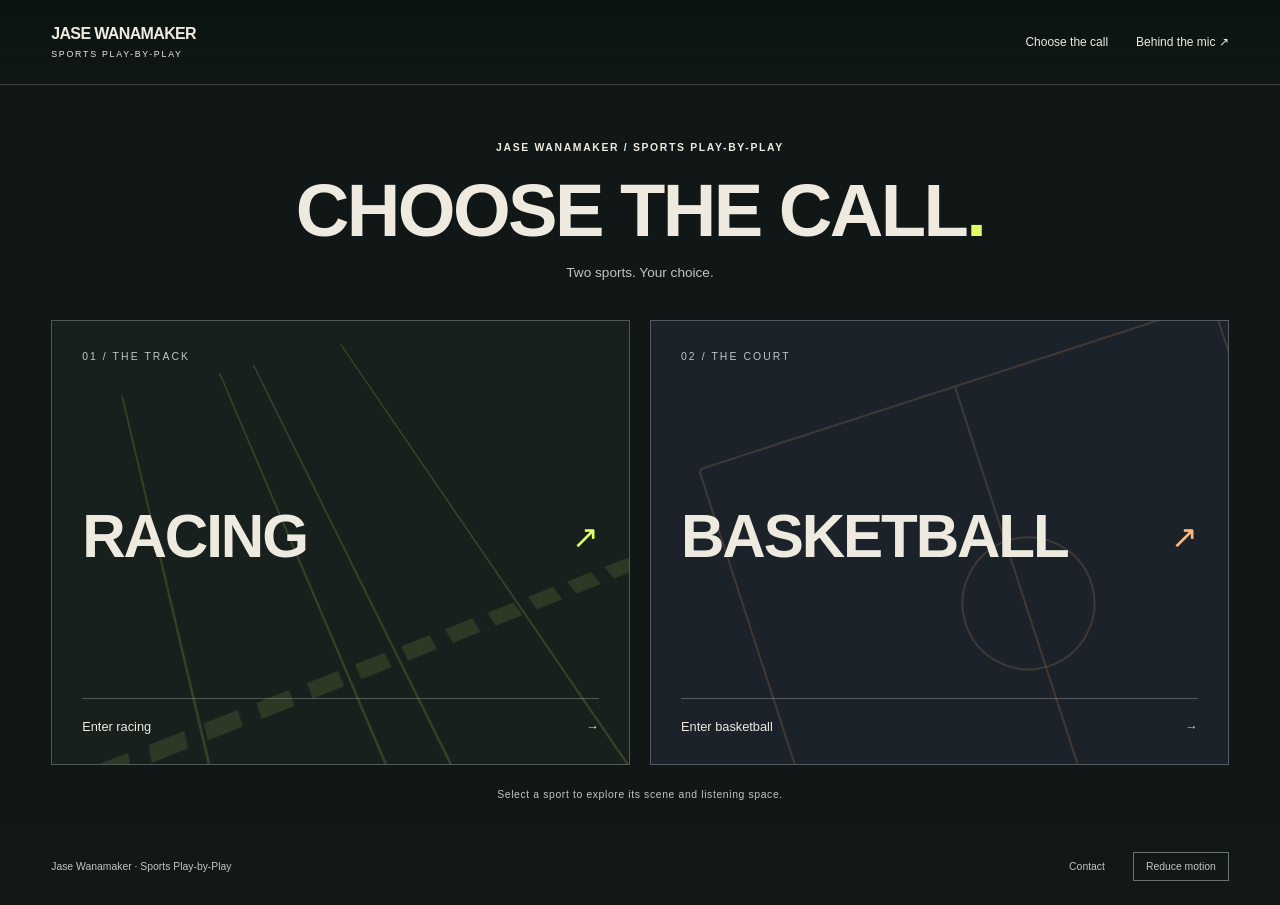
<file: index.html>
<!DOCTYPE html>
<html lang="en"><head><meta charset="utf-8"><meta name="viewport" content="width=device-width, initial-scale=1"><meta name="description" content="Jase Wanamaker — Sports Play-by-Play. Racing and basketball commentary portfolio."><title>Choose the Call | Jase Wanamaker</title><link rel="stylesheet" href="styles.css"><script src="content.js" defer></script><script src="app.js" defer></script></head><body class="home" data-sport="choice"><a class="skip" href="#main">Skip to content</a><header class="masthead"><a class="wordmark" href="index.html">JASE WANAMAKER<span>SPORTS PLAY-BY-PLAY</span></a><nav aria-label="Main"><a href="index.html">Choose the call</a><a href="about.html">Behind the mic ↗</a></nav></header><main id="main">
<section id="sport-gateway" class="sport-gateway" aria-labelledby="gateway-title">
  <div class="gateway-intro"><p class="eyebrow">JASE WANAMAKER / SPORTS PLAY-BY-PLAY</p><h1 id="gateway-title">CHOOSE THE CALL<span>.</span></h1><p>Two sports. Your choice.</p></div>
  <div class="gateway-choices">
    <a class="gateway-choice choose-racing" href="racing.html" data-choice="racing">
      <div class="lane-lines" aria-hidden="true"><i></i><i></i></div>
      <span class="choice-number">01 / THE TRACK</span>
      <div class="choice-title"><h2>RACING</h2><span class="choice-arrow" aria-hidden="true">↗</span></div>
      <span class="choice-enter">Enter racing <span aria-hidden="true">→</span></span>
    </a>
    <a class="gateway-choice choose-basketball" href="basketball.html" data-choice="basketball">
      <div class="court-lines" aria-hidden="true"><i></i></div>
      <span class="choice-number">02 / THE COURT</span>
      <div class="choice-title"><h2>BASKETBALL</h2><span class="choice-arrow" aria-hidden="true">↗</span></div>
      <span class="choice-enter">Enter basketball <span aria-hidden="true">→</span></span>
    </a>
  </div>
  <p class="gateway-note">Select a sport to explore its scene and listening space.</p>
</section>
<div id="selected-scene" class="stage" hidden><div class="environment" aria-hidden="true"></div><div class="court" aria-hidden="true"><i></i></div><div class="stage-top"><button id="back-to-choices" class="back-to-choices" type="button">← Both sports</button><span class="edition">01 / RACING</span></div><section class="call-heading" aria-label="Choose the Call"><p class="eyebrow">JASE WANAMAKER / SELECT A SPORT</p><h1 id="scene-title" tabindex="-1">CHOOSE<br>THE CALL<span>.</span></h1></section><div class="sport-switch" role="group" aria-label="Select a sport"><button data-select="racing" aria-pressed="true"><span>01</span> RACING <b>↗</b></button><button data-select="basketball" aria-pressed="false"><span>02</span> BASKETBALL <b>↗</b></button></div><section class="on-air" aria-label="Selected broadcast"><div class="player-meta"><span class="signal" aria-hidden="true"></span><span id="scene-label">U.S. 131 Motorsports Park</span><span class="pill">RECORDING PENDING</span></div><div class="player-main"><div><p class="eyebrow">THE LISTENING SPACE</p><h2 id="call-title">At the track.</h2><p id="availability">Racing call coming soon.</p></div><a class="listen-link" id="detail-link" href="racing.html">Explore racing <span>↗</span></a></div><div id="home-media" class="media-slot"></div><div id="venue-controls" class="venue-controls" role="group" aria-label="Racing venue"><button data-venue="us131" aria-pressed="true">U.S. 131</button><button data-venue="bristol" aria-pressed="false">Bristol Dragway</button></div></section><div class="scene-caption"><span id="photo-caption">U.S. 131 Motorsports Park · View from the track</span><span>YOUR CHOICE CHANGES THE SCENE ↗</span></div></div></main><footer><span>Jase Wanamaker · Sports Play-by-Play</span><a href="about.html#contact">Contact</a><button class="motion-toggle" type="button" aria-pressed="false">Reduce motion</button></footer><noscript><p class="nojs">Browse <a href="racing.html">racing</a>, <a href="basketball.html">basketball</a>, or <a href="about.html">Behind the Mic</a>. JavaScript enables the scene selector.</p></noscript></body></html>
</file>
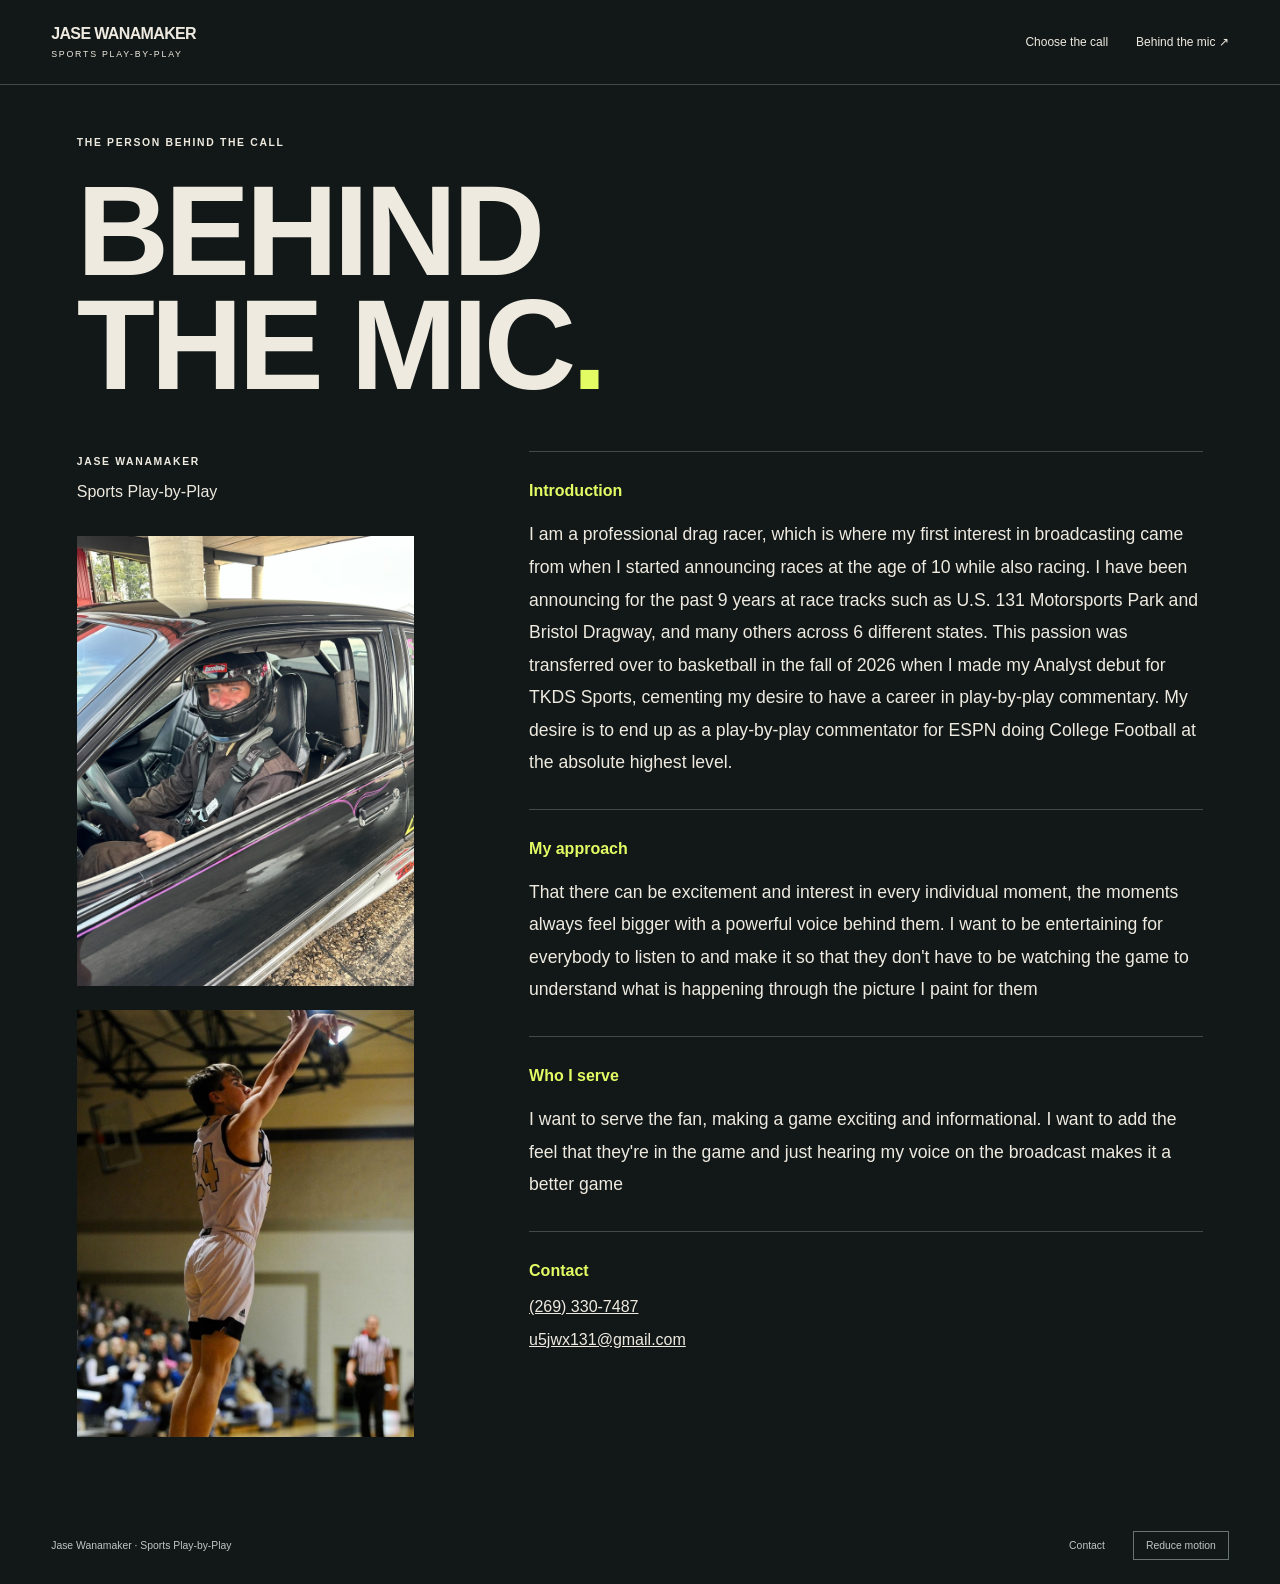
<file: about.html>
<!DOCTYPE html>
<html lang="en"><head><meta charset="utf-8"><meta name="viewport" content="width=device-width, initial-scale=1"><meta name="description" content="Jase Wanamaker — Sports Play-by-Play. Racing and basketball commentary portfolio."><title>Behind the Mic | Jase Wanamaker</title><link rel="stylesheet" href="styles.css"><script src="content.js" defer></script><script src="app.js" defer></script></head><body class="about"><a class="skip" href="#main">Skip to content</a><header class="masthead"><a class="wordmark" href="index.html">JASE WANAMAKER<span>SPORTS PLAY-BY-PLAY</span></a><nav aria-label="Main"><a href="index.html">Choose the call</a><a href="about.html">Behind the mic ↗</a></nav></header><main id="main"><div class="about-heading"><p class="eyebrow">THE PERSON BEHIND THE CALL</p><h1>BEHIND<br>THE MIC<span>.</span></h1></div><div class="about-layout"><aside><span class="eyebrow">JASE WANAMAKER</span><p>Sports Play-by-Play</p><div class="behind-mic-photos" style="display:grid;gap:24px">
<img src="behind-mic-racing.jpg" alt="Jase Wanamaker wearing his helmet and racing suit in the driver’s seat." style="display:block;width:100%;height:auto" width="1536" height="2048">
<img src="behind-mic-basketball.jpg" alt="Jase Wanamaker taking a jump shot during a basketball game." style="display:block;width:100%;height:auto" width="946" height="1200">
</div></aside><article><section><h2>Introduction</h2><p>I am a professional drag racer, which is where my first interest in broadcasting came from when I started announcing races at the age of 10 while also racing. I have been announcing for the past 9 years at race tracks such as U.S. 131 Motorsports Park and Bristol Dragway, and many others across 6 different states. This passion was transferred over to basketball in the fall of 2026 when I made my Analyst debut for TKDS Sports, cementing my desire to have a career in play-by-play commentary. My desire is to end up as a play-by-play commentator for ESPN doing College Football at the absolute highest level.</p></section><section><h2>My approach</h2><p>That there can be excitement and interest in every individual moment, the moments always feel bigger with a powerful voice behind them. I want to be entertaining for everybody to listen to and make it so that they don't have to be watching the game to understand what is happening through the picture I paint for them</p></section><section><h2>Who I serve</h2><p>I want to serve the fan, making a game exciting and informational. I want to add the feel that they're in the game and just hearing my voice on the broadcast makes it a better game</p></section><section id="contact"><h2>Contact</h2><div id="contact-links"><p>Public contact details coming soon.</p></div></section></article></div></main><footer><span>Jase Wanamaker · Sports Play-by-Play</span><a href="about.html#contact">Contact</a><button class="motion-toggle" type="button" aria-pressed="false">Reduce motion</button></footer></body></html>
</file>
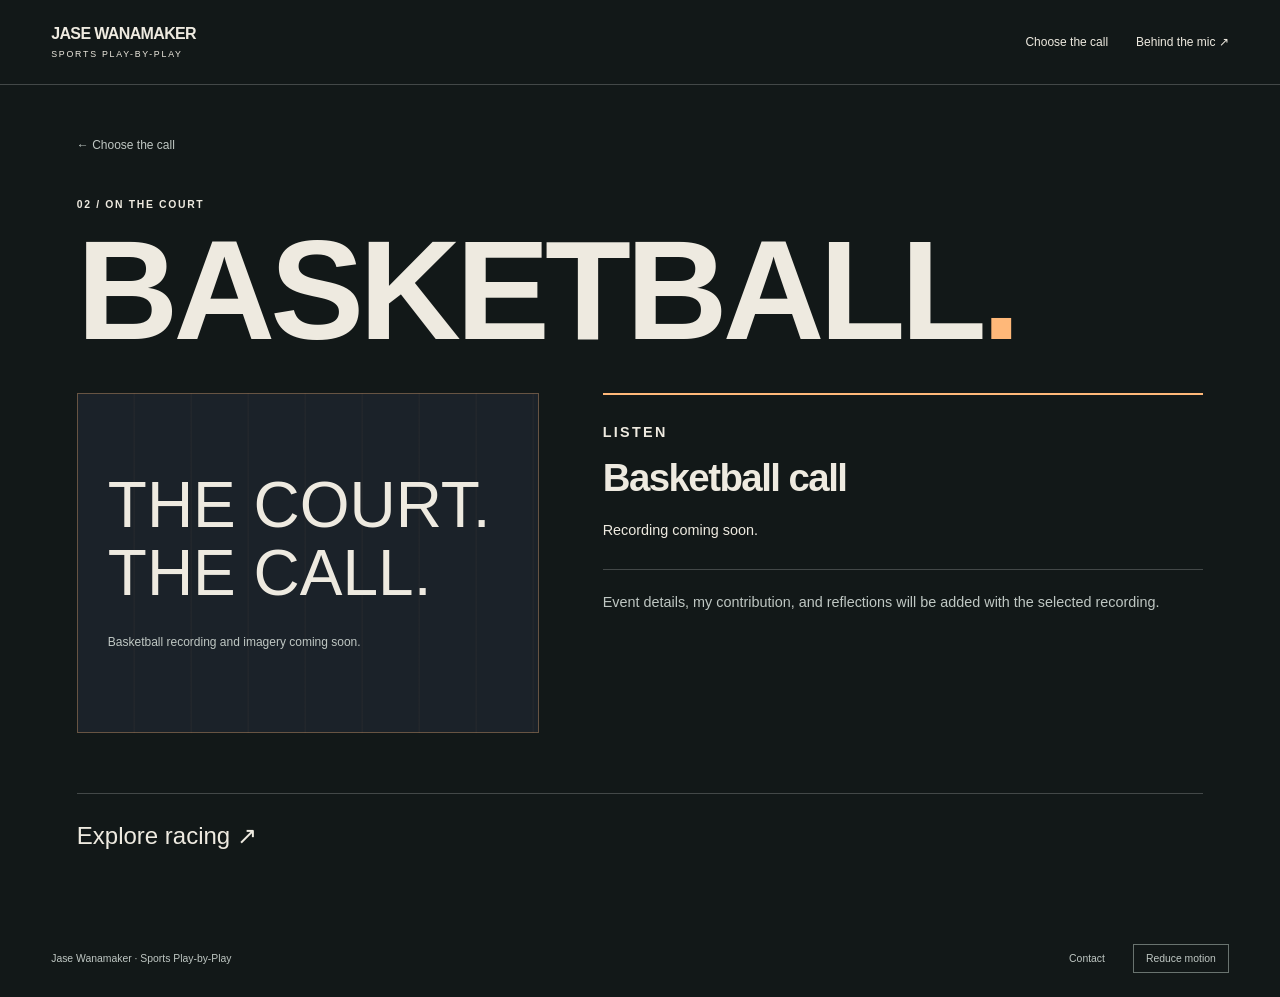
<file: basketball.html>
<!DOCTYPE html>
<html lang="en"><head><meta charset="utf-8"><meta name="viewport" content="width=device-width, initial-scale=1"><meta name="description" content="Jase Wanamaker — Sports Play-by-Play. Racing and basketball commentary portfolio."><title>Basketball | Jase Wanamaker</title><link rel="stylesheet" href="styles.css"><script src="content.js" defer></script><script src="app.js" defer></script></head><body class="project basketball" data-project="basketball"><a class="skip" href="#main">Skip to content</a><header class="masthead"><a class="wordmark" href="index.html">JASE WANAMAKER<span>SPORTS PLAY-BY-PLAY</span></a><nav aria-label="Main"><a href="index.html">Choose the call</a><a href="about.html">Behind the mic ↗</a></nav></header><main id="main"><div class="project-title"><a href="index.html?sport=basketball" class="back-link">← Choose the call</a><p class="eyebrow">02 / ON THE COURT</p><h1>BASKETBALL<span>.</span></h1></div><div class="project-layout"><div class="basketball-lead"><span>THE COURT.</span><span>THE CALL.</span><p>Basketball recording and imagery coming soon.</p></div><section class="listening"><p class="eyebrow">LISTEN</p><h2 id="project-call-title">Basketball call</h2><p id="project-status">Recording coming soon.</p><div id="project-media" class="media-slot"></div><div id="project-details"></div><p class="pending-note">Event details, my contribution, and reflections will be added with the selected recording.</p><details id="transcript-section" hidden><summary>Read transcript</summary><div id="transcript-text"></div></details></section></div><a class="next-sport" href="racing.html">Explore racing ↗</a></main><footer><span>Jase Wanamaker · Sports Play-by-Play</span><a href="about.html#contact">Contact</a><button class="motion-toggle" type="button" aria-pressed="false">Reduce motion</button></footer></body></html>
</file>
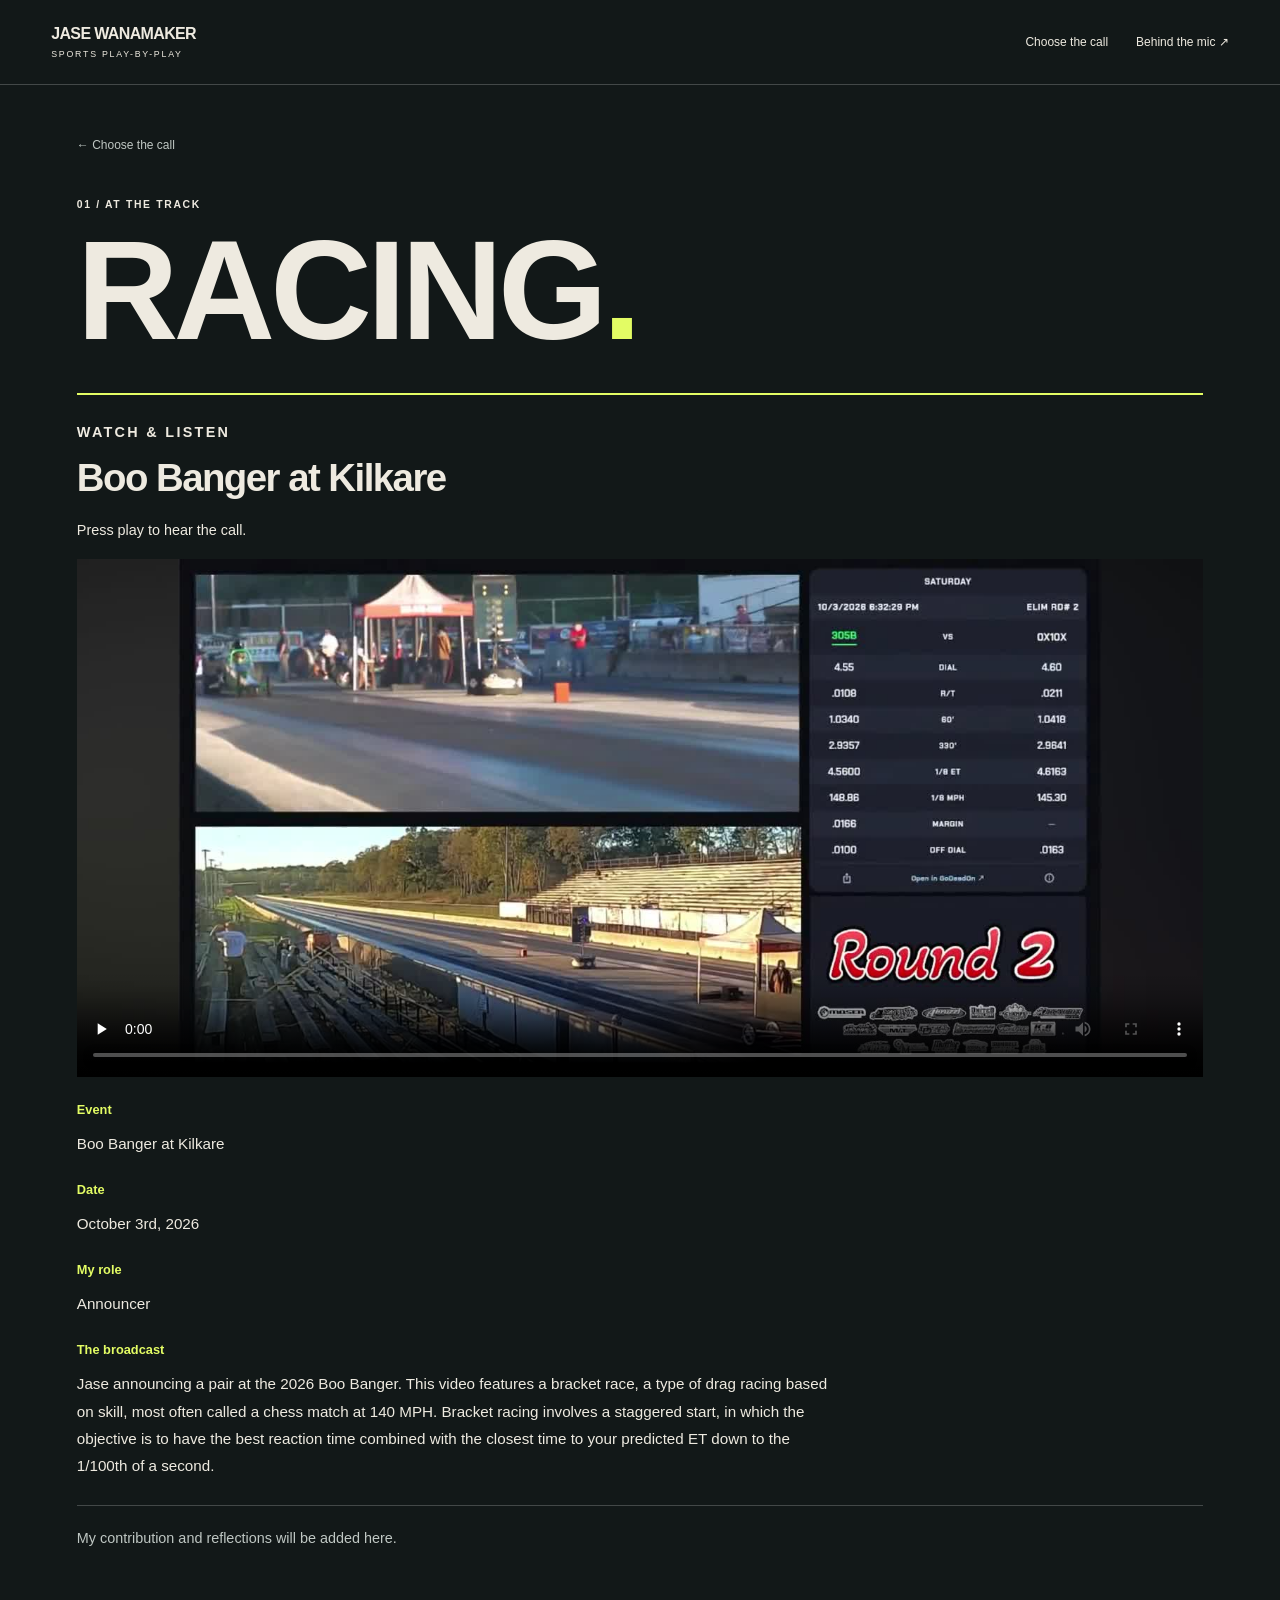
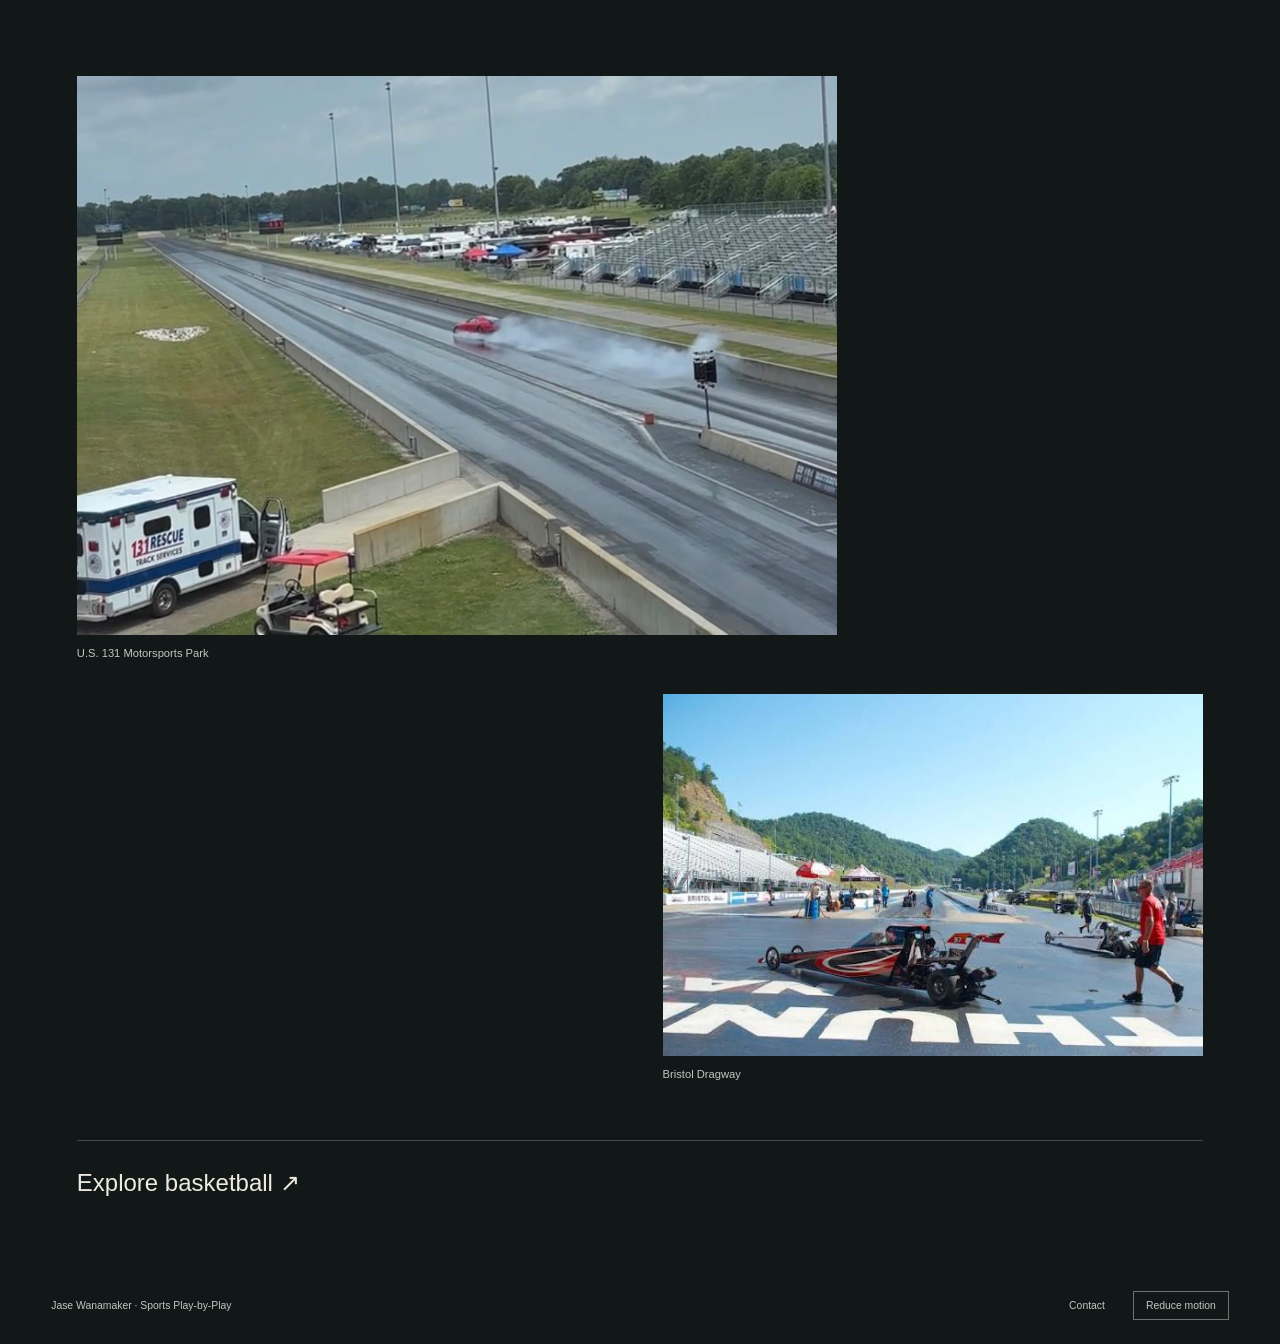
<file: racing.html>
<!DOCTYPE html>
<html lang="en"><head><meta charset="utf-8"><meta name="viewport" content="width=device-width, initial-scale=1"><meta name="description" content="Jase Wanamaker — Sports Play-by-Play. Racing and basketball commentary portfolio."><title>Racing | Jase Wanamaker</title><link rel="stylesheet" href="styles.css"><script src="content.js" defer></script><script src="app.js" defer></script></head><body class="project racing" data-project="racing"><a class="skip" href="#main">Skip to content</a><header class="masthead"><a class="wordmark" href="index.html">JASE WANAMAKER<span>SPORTS PLAY-BY-PLAY</span></a><nav aria-label="Main"><a href="index.html">Choose the call</a><a href="about.html">Behind the mic ↗</a></nav></header><main id="main"><div class="project-title"><a href="index.html?sport=racing" class="back-link">← Choose the call</a><p class="eyebrow">01 / AT THE TRACK</p><h1>RACING<span>.</span></h1></div><div class="project-layout"><figure class="venue-lead"><img src="assets/us131.jpg" alt="View down the drag strip at U.S. 131 Motorsports Park, with a red car and tire smoke."><figcaption>U.S. 131 Motorsports Park</figcaption></figure><section class="listening"><p class="eyebrow">WATCH &amp; LISTEN</p><h2 id="project-call-title">Racing call</h2><p id="project-status">Recording coming soon.</p><div id="project-media" class="media-slot"></div><div id="project-details"></div><p class="pending-note">My contribution and reflections will be added here.</p><details id="transcript-section" hidden><summary>Read transcript</summary><div id="transcript-text"></div></details></section></div><figure class="second-venue"><img src="assets/bristol.jpg" alt="Dragsters near the starting line at Bristol Dragway, with grandstands and green hills beyond."><figcaption>Bristol Dragway</figcaption></figure><a class="next-sport" href="basketball.html">Explore basketball ↗</a></main><footer><span>Jase Wanamaker · Sports Play-by-Play</span><a href="about.html#contact">Contact</a><button class="motion-toggle" type="button" aria-pressed="false">Reduce motion</button></footer></body></html>
</file>
<file: styles.css>
:root{--paper:#eeeae0;--ink:#121818;--accent:#e3fc64;--muted:#bfc7c3;--line:#ffffff35;font-family:Arial,Helvetica,sans-serif;color:var(--paper);background:var(--ink);font-synthesis:none}*{box-sizing:border-box}body{margin:0}a{color:inherit;text-decoration:none}button{font:inherit;color:inherit;cursor:pointer}a:focus-visible,button:focus-visible,summary:focus-visible{outline:3px solid var(--accent);outline-offset:5px}button{border:0}h1,h2,p{margin:0}h1{font-family:Impact,'Arial Narrow',sans-serif;font-weight:900;letter-spacing:-.035em;line-height:.89}h1 span{color:var(--accent)}h2{font-size:clamp(1.7rem,3vw,2.8rem);letter-spacing:-.04em}.eyebrow{font-size:.65rem;font-weight:700;letter-spacing:.16em;line-height:1.6}.skip{position:fixed;top:-100px;left:15px;padding:15px;background:var(--accent);color:var(--ink);z-index:100}.skip:focus{top:12px}.masthead{display:flex;justify-content:space-between;gap:22px;align-items:center;padding:25px 4vw;border-bottom:1px solid var(--line);position:relative;z-index:5}.wordmark{font-size:1rem;font-weight:900;letter-spacing:-.04em}.wordmark span{display:block;margin-top:6px;font-size:.55rem;letter-spacing:.2em;font-weight:400}.masthead nav{display:flex;gap:28px;font-size:.75rem}.masthead nav a:hover{color:var(--accent)}footer{display:flex;align-items:center;gap:28px;padding:24px 4vw;font-size:.65rem;color:var(--muted)}footer>span{margin-right:auto}.motion-toggle{background:transparent;border:1px solid #69736f;padding:8px 12px;font-size:.65rem}.home .masthead{position:absolute;inset:0 0 auto;background:linear-gradient(#07120c99,transparent)}.stage{min-height:850px;height:calc(100svh - 72px);position:relative;isolation:isolate;overflow:hidden;padding:125px 4vw 30px;display:grid;grid-template-columns:1.05fr 1fr;grid-template-rows:auto 1fr auto auto;gap:25px 4vw}.environment{position:absolute;inset:0;z-index:-3;background-image:linear-gradient(90deg,#05100bd9,#07120c30),linear-gradient(0deg,#07120cef,transparent 70%),url('assets/us131.jpg');background-size:cover;background-position:center;transition:filter .6s,transform 1s;transform:scale(1.02)}.stage-top{grid-column:1/-1;display:flex;justify-content:space-between;gap:20px}.edition{font-size:.65rem;letter-spacing:.15em;color:var(--accent)}.call-heading{align-self:center}.call-heading .eyebrow{margin-bottom:24px}.call-heading h1{font-size:clamp(5.5rem,9.2vw,10rem)}.sport-switch{grid-column:1;display:flex;gap:12px;align-self:end}.sport-switch button{display:flex;align-items:center;gap:16px;background:#07120c99;backdrop-filter:blur(12px);border:1px solid #ffffff55;padding:18px 22px;font-weight:800;font-size:.9rem;transition:background .2s}.sport-switch button span{font-size:.6rem;font-weight:400}.sport-switch button[aria-pressed=true]{background:var(--accent);border-color:var(--accent);color:var(--ink)}.sport-switch b{margin-left:12px}.on-air{grid-column:2;grid-row:2/4;align-self:end;background:#111b18e8;backdrop-filter:blur(12px);border:1px solid #ffffff50;position:relative;padding:24px}.player-meta{display:flex;gap:9px;align-items:center;font-size:.65rem;padding-bottom:20px;border-bottom:1px solid var(--line)}.signal{width:7px;height:7px;background:var(--accent);border-radius:50%;flex-shrink:0}.pill{margin-left:auto;font-size:.5rem;letter-spacing:.08em;color:#d5dcd8}.player-main{display:flex;gap:20px;align-items:end;justify-content:space-between;padding:25px 0}.player-main h2{margin:7px 0 12px}.player-main p:not(.eyebrow){font-size:.8rem;color:var(--muted)}.listen-link{font-size:.75rem;border-bottom:1px solid var(--accent);padding-bottom:8px;white-space:nowrap}.listen-link span{color:var(--accent);padding-left:12px}.venue-controls{display:flex;gap:12px;border-top:1px solid var(--line);padding-top:16px}.venue-controls button{background:transparent;border-bottom:1px solid transparent;font-size:.65rem;padding:6px 0;color:var(--muted)}.venue-controls button[aria-pressed=true]{color:var(--accent);border-color:var(--accent)}.scene-caption{grid-column:1/-1;display:flex;justify-content:space-between;font-size:.55rem;letter-spacing:.1em;border-top:1px solid var(--line);padding-top:16px;gap:20px}.court{display:none;pointer-events:none}.home[data-sport=basketball]{--accent:#ffb879}.home[data-sport=basketball] .stage{grid-template-columns:1fr 1.2fr;grid-template-rows:auto auto 1fr auto}.home[data-sport=basketball] .environment{background-image:radial-gradient(ellipse at 70% 45%,#62432c66,transparent 65%),linear-gradient(120deg,#151b24,#090f16);transform:scale(1)}.home[data-sport=basketball] .court{display:block;position:absolute;width:75%;height:76%;right:-12%;top:22%;border:2px solid #ffc58d40;z-index:-2;transform:perspective(900px) rotateY(-20deg) rotateZ(-14deg);border-radius:12px}.court:before{content:'';position:absolute;inset:0 50% 0 0;border-right:2px solid #ffc58d40}.court:after{content:'';position:absolute;border:2px solid #ffc58d40;width:150px;height:150px;left:calc(50% - 75px);top:calc(50% - 75px);border-radius:50%}.home[data-sport=basketball] .call-heading{grid-column:1;grid-row:2;align-self:start}.home[data-sport=basketball] .call-heading h1{font-size:clamp(4.5rem,7vw,8rem)}.home[data-sport=basketball] .sport-switch{grid-column:1;grid-row:3;flex-direction:column;align-self:start;max-width:315px}.home[data-sport=basketball] .sport-switch b{margin-left:auto}.home[data-sport=basketball] .on-air{grid-column:2;grid-row:2/4;align-self:center;padding:36px;background:#101720ef;border-top:3px solid var(--accent)}.home[data-sport=basketball] .player-main{display:block;padding:35px 0}.home[data-sport=basketball] .listen-link{display:inline-block;margin-top:26px}.scene-enter .on-air{animation:arrive .45s ease-out}.scene-enter .call-heading{animation:arrive .6s ease-out}@keyframes arrive{from{opacity:.4;transform:translateY(18px)}to{opacity:1;transform:translateY(0)}}[hidden]{display:none!important}.media-slot audio,.media-slot video{width:100%;margin:15px 0;display:block}.media-slot video{max-height:380px;background:#000}.external-play{display:block;background:var(--accent);color:#121818;padding:16px;margin:14px 0;font-size:.8rem;font-weight:bold}.waveform{display:block;width:100%;height:42px}.playback-status{font-size:.7rem;line-height:1.6;color:var(--muted)}.project main,.about main{padding:50px 6vw 70px;max-width:1700px;margin:auto}.project-title{margin-bottom:40px}.back-link{display:inline-block;font-size:.75rem;margin-bottom:45px;color:var(--muted)}.project-title h1{font-size:clamp(4rem,11vw,10rem);margin-top:14px}.project-layout{display:grid;grid-template-columns:1.5fr 1fr;gap:5vw;align-items:start}.venue-lead{margin:0}.venue-lead img{width:100%;display:block}.venue-lead figcaption,.second-venue figcaption{font-size:.7rem;margin-top:12px;color:var(--muted)}.listening{border-top:2px solid var(--accent);padding:25px 0}.listening h2{margin:10px 0 18px}.listening>p{font-size:.9rem;line-height:1.8}.pending-note{border-top:1px solid var(--line);margin-top:25px;padding-top:20px;color:var(--muted)}.second-venue{width:48%;margin:60px 0 0 auto}.second-venue img{width:100%;display:block}.next-sport{display:block;border-top:1px solid var(--line);margin-top:60px;padding-top:28px;font-size:1.5rem}.basketball{--accent:#ffb879}.basketball .project-layout{grid-template-columns:1fr 1.3fr}.basketball-lead{padding:50px 30px;min-height:340px;display:flex;flex-direction:column;justify-content:center;border:1px solid #ffb87955;background:repeating-linear-gradient(90deg,transparent 0 55px,#ffb87908 56px 57px),#1b2229}.basketball-lead>span{font-family:Impact,'Arial Narrow',sans-serif;font-size:clamp(3rem,5vw,6rem);line-height:1.05}.basketball-lead p{font-size:.75rem;line-height:1.8;margin-top:25px;color:var(--muted)}#project-details section{margin-top:25px}#project-details h3{font-size:.8rem;color:var(--accent)}#project-details p,#transcript-text{font-size:.95rem;line-height:1.8;white-space:pre-line}details{margin-top:25px;border-top:1px solid var(--line);padding-top:15px}summary{cursor:pointer;font-size:.8rem}.about-heading h1{font-size:clamp(5rem,10vw,10rem);margin:22px 0 50px}.about-layout{display:grid;grid-template-columns:1fr 2fr;gap:9vw}.about aside>p{margin:12px 0 35px}.about aside img{width:100%}.about .caption{font-size:.65rem;margin-top:10px;color:var(--muted)}.about article section{padding:30px 0;border-top:1px solid var(--line)}.about article section h2{font-size:1rem;letter-spacing:0;margin-bottom:18px;color:var(--accent)}.about article p{font-size:1.1rem;line-height:1.85}.about article a{display:block;margin-top:15px;text-decoration:underline;overflow-wrap:anywhere}.nojs{padding:25px}.reduced-motion *, .reduced-motion *:before,.reduced-motion *:after{animation:none!important;transition:none!important;scroll-behavior:auto!important}@media(prefers-reduced-motion:reduce){*,*:before,*:after{animation:none!important;transition:none!important;scroll-behavior:auto!important}}@media(min-width:1500px){.stage{min-height:900px}}@media(max-width:850px){.masthead{padding:22px 5vw}.masthead nav{gap:18px}.masthead nav a:first-child{display:none}.stage,.home[data-sport=basketball] .stage{height:auto;min-height:calc(100svh - 80px);display:flex;flex-direction:column;padding:120px 5vw 25px;gap:28px}.stage-top{width:100%}.call-heading,.home[data-sport=basketball] .call-heading{align-self:start;margin:35px 0 15px}.call-heading h1,.home[data-sport=basketball] .call-heading h1{font-size:clamp(4.4rem,15vw,8rem)}.sport-switch,.home[data-sport=basketball] .sport-switch{align-self:stretch;max-width:none;flex-direction:row}.sport-switch button{flex:1;padding:16px 12px;gap:9px;font-size:.75rem}.sport-switch b{margin-left:auto}.on-air,.home[data-sport=basketball] .on-air{align-self:stretch;margin-top:10px;padding:22px}.home[data-sport=basketball] .on-air{margin-top:50px}.scene-caption{margin-top:auto}.scene-caption span:last-child{display:none}.environment{background-position:60% center}.project-layout,.basketball .project-layout{grid-template-columns:1fr}.project main,.about main{padding:35px 5vw 45px}.project-title h1{font-size:clamp(3.2rem,12vw,7rem)}.listening{margin-top:20px}.second-venue{width:80%;margin-top:40px}.about-layout{grid-template-columns:1fr}.about aside{max-width:350px}.about article p{font-size:1rem}footer{flex-wrap:wrap;gap:18px}.player-meta{flex-wrap:wrap}.pill{margin-left:0}.player-main{align-items:start;flex-direction:column;gap:25px}.edition{font-size:.55rem}.stage-top .eyebrow{font-size:.5rem}}@media(max-width:360px){.sport-switch{flex-wrap:wrap}.call-heading h1,.home[data-sport=basketball] .call-heading h1{font-size:4rem}.wordmark{font-size:.85rem}.masthead nav{font-size:.65rem}}

/* Equal-choice opening: no sport is selected until the visitor chooses. */
.sport-gateway{min-height:calc(100svh - 72px);padding:140px 4vw 28px;display:flex;flex-direction:column;background:#101716}
.gateway-intro{display:flex;flex-direction:column;align-items:center;text-align:center;gap:17px;margin-bottom:40px}
.gateway-intro h1{font-size:clamp(2.7rem,5.8vw,6.8rem);line-height:1}
.gateway-intro>p:last-child{font-size:.85rem;color:var(--muted)}
.gateway-choices{display:grid;grid-template-columns:1fr 1fr;gap:20px;flex:1;min-height:360px}
.gateway-choice{position:relative;isolation:isolate;overflow:hidden;border:1px solid #ffffff40;padding:30px;display:flex;flex-direction:column;justify-content:space-between;min-width:0;background:#17201d;transition:border-color .3s,background .3s}
.choose-basketball{--choice-accent:#ffb879;background:#1c222a}.choose-racing{--choice-accent:#e3fc64}
.choice-number{font-size:.65rem;letter-spacing:.2em;color:var(--muted)}
.choice-title{display:flex;align-items:center;justify-content:space-between;gap:15px;margin:60px 0 45px}
.choice-title h2{font-family:Impact,'Arial Narrow',sans-serif;font-size:clamp(2.2rem,4.7vw,5.8rem);letter-spacing:-.035em;line-height:1}
.choice-arrow{font-size:2rem;color:var(--choice-accent);transition:transform .3s}
.choice-enter{display:flex;justify-content:space-between;font-size:.8rem;border-top:1px solid #ffffff40;padding-top:20px}
.choice-enter>span{color:var(--choice-accent)}
.gateway-choice:hover,.gateway-choice:focus-visible{border-color:var(--choice-accent);background:#26342e}
.choose-basketball:hover,.choose-basketball:focus-visible{background:#30323a}
.gateway-choice:hover .choice-arrow,.gateway-choice:focus-visible .choice-arrow{transform:translate(5px,-5px)}
.lane-lines{position:absolute;inset:-20% -5%;z-index:-1;transform:perspective(500px) rotateX(35deg) rotateZ(-22deg);transition:transform .6s}
.lane-lines i{position:absolute;top:0;bottom:0;width:20%;left:23%;border-left:2px solid #e3fc6425;border-right:2px solid #e3fc6425}
.lane-lines i+i{left:50%}.lane-lines:after{content:'';position:absolute;bottom:28%;left:10%;right:10%;border-top:14px dashed #e3fc641c}
.court-lines{position:absolute;z-index:-1;inset:12% -12% -15% 18%;border:2px solid #ffb87926;border-radius:5px;transform:rotate(-18deg);transition:transform .6s}
.court-lines:before{content:'';position:absolute;inset:0 50% 0 0;border-right:2px solid #ffb87926}
.court-lines:after{content:'';position:absolute;width:130px;height:130px;left:calc(50% - 65px);top:calc(50% - 65px);border:2px solid #ffb87926;border-radius:50%}
.gateway-choice:hover .lane-lines,.gateway-choice:focus-visible .lane-lines{transform:perspective(500px) rotateX(35deg) rotateZ(-18deg) scale(1.07)}
.gateway-choice:hover .court-lines,.gateway-choice:focus-visible .court-lines{transform:rotate(-12deg) scale(1.05)}
.gateway-note{text-align:center;margin-top:24px;font-size:.65rem;letter-spacing:.06em;color:var(--muted)}
.back-to-choices{font-size:.7rem;padding:0;background:transparent;border-bottom:1px solid var(--muted);padding-bottom:5px}
@media(max-width:850px){.sport-gateway{padding:125px 5vw 25px}.gateway-intro{margin-bottom:28px}.gateway-choices{min-height:420px;gap:14px}.gateway-choice{padding:22px 16px}.choice-title{flex-direction:column;align-items:start;gap:22px;margin:50px 0 30px}.choice-title h2{font-size:clamp(1.5rem,4.7vw,3.6rem)}.choice-number{font-size:.5rem}.choice-enter{font-size:.7rem}.gateway-note{line-height:1.7}}
@media(max-width:540px){.gateway-choices{grid-template-columns:1fr;min-height:0}.gateway-choice{min-height:200px;padding:20px 24px}.choice-title{flex-direction:row;align-items:center;margin:25px 0}.choice-title h2{font-size:clamp(1.8rem,8.5vw,3rem)}.choice-number{font-size:.55rem}.choice-enter{padding-top:13px}.gateway-intro h1{font-size:clamp(2rem,8.3vw,3rem)}.gateway-intro{gap:13px}.gateway-note{margin-top:18px}}

/* Give the full racing clip room to watch; venue photos remain separate evidence. */
.racing .project-layout { grid-template-columns: 1fr; }
.racing .listening { order: -1; }
.racing #project-media video { max-height: 72vh; width: 100%; background: #000; }
.racing .venue-lead { width: min(100%, 760px); margin-top: 35px; }
.racing .second-venue { margin-top: 35px; }
.racing #project-details { max-width: 760px; }
@media (max-width: 850px) {
  .racing #project-media video { max-height: none; }
}
</file>
